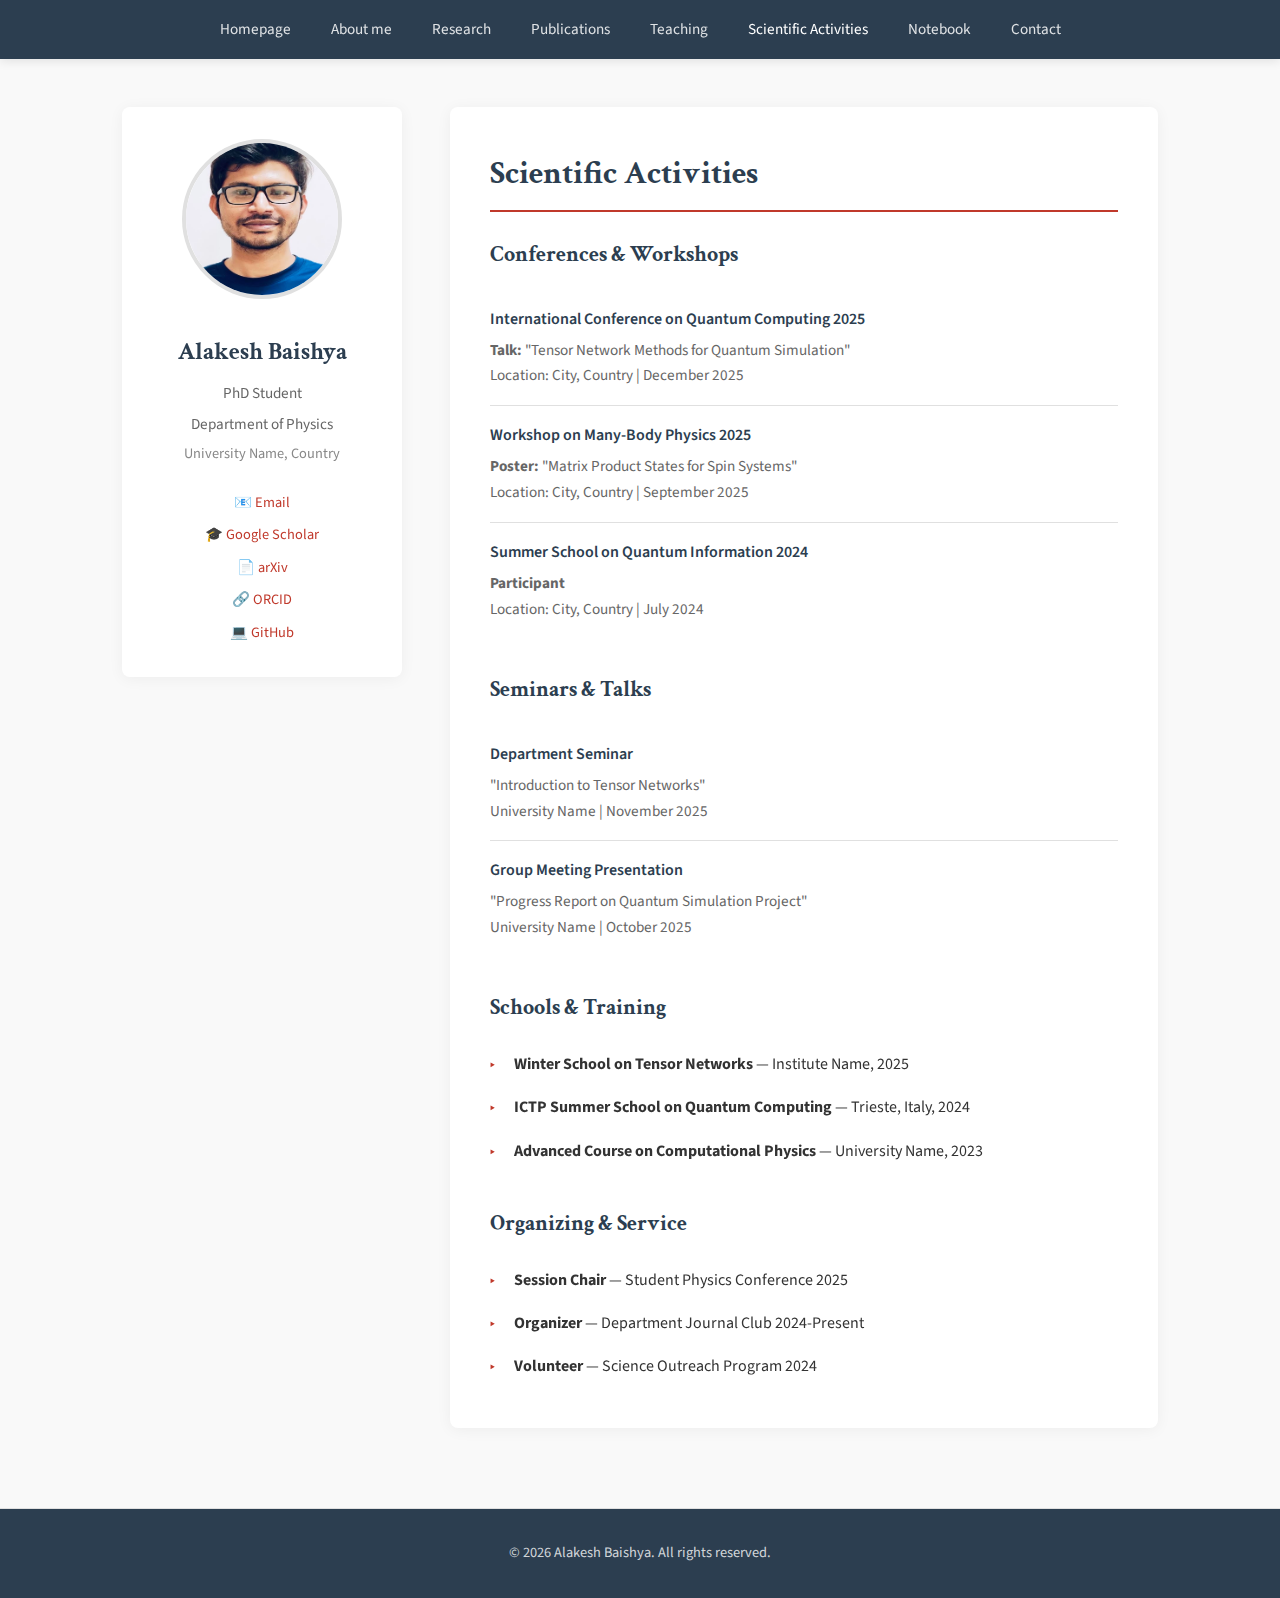
<file: homepage/activities.html>
<!DOCTYPE html>
<html lang="en">
<head>
    <meta charset="UTF-8">
    <meta name="viewport" content="width=device-width, initial-scale=1.0">
    <title>Scientific Activities | Alakesh Baishya</title>
    <link href="https://fonts.googleapis.com/css2?family=Crimson+Text:ital,wght@0,400;0,600;1,400&family=Source+Sans+Pro:wght@300;400;600&display=swap" rel="stylesheet">
    <link rel="stylesheet" href="css/style.css">
</head>
<body>
    <!-- Navigation -->
    <nav class="navbar">
        <div class="nav-container">
            <button class="menu-toggle" onclick="toggleMenu()">☰</button>
            <ul class="nav-links" id="navLinks">
                <li><a href="index.html">Homepage</a></li>
                <li><a href="aboutme.html">About me</a></li>
                <li><a href="research.html">Research</a></li>
                <li><a href="publications.html">Publications</a></li>
                <li><a href="teaching.html">Teaching</a></li>
                <li><a href="activities.html" class="active">Scientific Activities</a></li>
                <li><a href="notebook.html">Notebook</a></li>
                <li><a href="contact.html">Contact</a></li>
            </ul>
        </div>
    </nav>

    <!-- Main Content -->
    <div class="main-container">
        <!-- Sidebar -->
        <aside class="sidebar">
            <div class="profile-card">
                <img src="images/Alakesh_photo.JPG" alt="Alakesh Baishya" class="profile-photo">
                
                <h1 class="profile-name">Alakesh Baishya</h1>
                <p class="profile-title">PhD Student</p>
                <p class="profile-title">Department of Physics</p>
                <p class="profile-institution">University Name, Country</p>
                
                <div class="profile-links">
                    <a href="mailto:alakeshnit16@gmail.com">📧 Email</a>
                    <a href="https://scholar.google.com/citations?user=sL918nIAAAAJ&hl=en" target="_blank">🎓 Google Scholar</a>
                    <a href="#" target="_blank">📄 arXiv</a>
                    <a href="#" target="_blank">🔗 ORCID</a>
                    <a href="https://github.com/AlakeshBaishya" target="_blank">💻 GitHub</a>
                </div>
            </div>
        </aside>

        <!-- Content -->
        <main class="content">
            <h1 class="page-title">Scientific Activities</h1>

            <!-- Conferences Section -->
            <div class="section">
                <h2 class="section-title">Conferences & Workshops</h2>
                
                <div class="activity-item">
                    <div class="activity-title">International Conference on Quantum Computing 2025</div>
                    <div class="activity-details">
                        <strong>Talk:</strong> "Tensor Network Methods for Quantum Simulation"<br>
                        Location: City, Country | December 2025
                    </div>
                </div>

                <div class="activity-item">
                    <div class="activity-title">Workshop on Many-Body Physics 2025</div>
                    <div class="activity-details">
                        <strong>Poster:</strong> "Matrix Product States for Spin Systems"<br>
                        Location: City, Country | September 2025
                    </div>
                </div>

                <div class="activity-item">
                    <div class="activity-title">Summer School on Quantum Information 2024</div>
                    <div class="activity-details">
                        <strong>Participant</strong><br>
                        Location: City, Country | July 2024
                    </div>
                </div>
            </div>

            <!-- Seminars Section -->
            <div class="section">
                <h2 class="section-title">Seminars & Talks</h2>
                
                <div class="activity-item">
                    <div class="activity-title">Department Seminar</div>
                    <div class="activity-details">
                        "Introduction to Tensor Networks"<br>
                        University Name | November 2025
                    </div>
                </div>

                <div class="activity-item">
                    <div class="activity-title">Group Meeting Presentation</div>
                    <div class="activity-details">
                        "Progress Report on Quantum Simulation Project"<br>
                        University Name | October 2025
                    </div>
                </div>
            </div>

            <!-- Schools Attended Section -->
            <div class="section">
                <h2 class="section-title">Schools & Training</h2>
                <ul class="styled-list">
                    <li><strong>Winter School on Tensor Networks</strong> — Institute Name, 2025</li>
                    <li><strong>ICTP Summer School on Quantum Computing</strong> — Trieste, Italy, 2024</li>
                    <li><strong>Advanced Course on Computational Physics</strong> — University Name, 2023</li>
                </ul>
            </div>

            <!-- Organizing Section -->
            <div class="section">
                <h2 class="section-title">Organizing & Service</h2>
                <ul class="styled-list">
                    <li><strong>Session Chair</strong> — Student Physics Conference 2025</li>
                    <li><strong>Organizer</strong> — Department Journal Club 2024-Present</li>
                    <li><strong>Volunteer</strong> — Science Outreach Program 2024</li>
                </ul>
            </div>
        </main>
    </div>

    <!-- Footer -->
    <footer>
        © 2026 Alakesh Baishya. All rights reserved.
    </footer>

    <script>
        function toggleMenu() {
            document.getElementById('navLinks').classList.toggle('active');
        }
    </script>
</body>
</html>
</file>
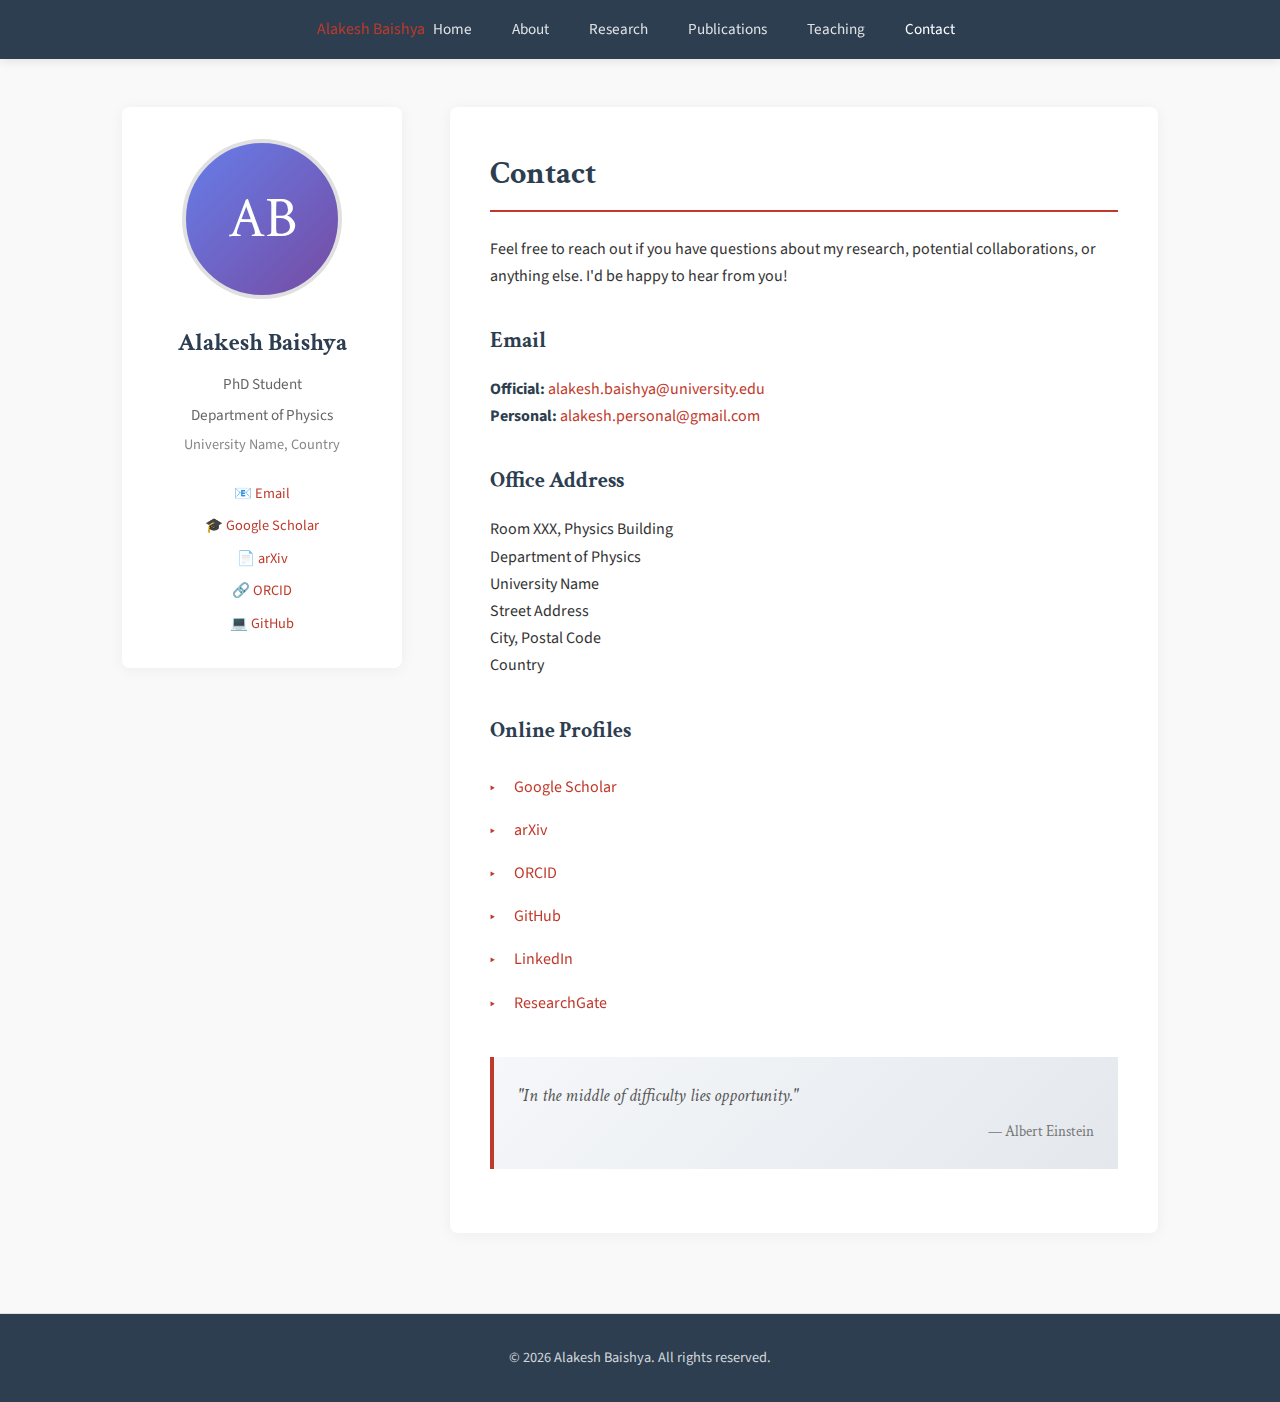
<file: homepage/contact.html>
<!DOCTYPE html>
<html lang="en">
<head>
    <meta charset="UTF-8">
    <meta name="viewport" content="width=device-width, initial-scale=1.0">
    <title>Contact | Alakesh Baishya</title>
    <link href="https://fonts.googleapis.com/css2?family=Crimson+Text:ital,wght@0,400;0,600;1,400&family=Source+Sans+Pro:wght@300;400;600&display=swap" rel="stylesheet">
    <link rel="stylesheet" href="css/style.css">
</head>
<body>
    <!-- Navigation -->
    <nav class="navbar">
        <div class="nav-container">
            <a href="index.html" class="nav-brand">Alakesh Baishya</a>
            <button class="menu-toggle" onclick="toggleMenu()">☰</button>
            <ul class="nav-links" id="navLinks">
                <li><a href="index.html">Home</a></li>
                <li><a href="aboutme.html">About</a></li>
                <li><a href="research.html">Research</a></li>
                <li><a href="publications.html">Publications</a></li>
                <li><a href="teaching.html">Teaching</a></li>
                <li><a href="contact.html" class="active">Contact</a></li>
            </ul>
        </div>
    </nav>

    <!-- Main Content -->
    <div class="main-container">
        <!-- Sidebar -->
        <aside class="sidebar">
            <div class="profile-card">
                <div class="profile-initials">AB</div>
                
                <h1 class="profile-name">Alakesh Baishya</h1>
                <p class="profile-title">PhD Student</p>
                <p class="profile-title">Department of Physics</p>
                <p class="profile-institution">University Name, Country</p>
                
                <div class="profile-links">
                    <a href="mailto:your.email@university.edu">📧 Email</a>
                    <a href="#" target="_blank">🎓 Google Scholar</a>
                    <a href="#" target="_blank">📄 arXiv</a>
                    <a href="#" target="_blank">🔗 ORCID</a>
                    <a href="https://github.com/AlakeshBaishya" target="_blank">💻 GitHub</a>
                </div>
            </div>
        </aside>

        <!-- Content -->
        <main class="content">
            <h1 class="page-title">Contact</h1>
            
            <div class="section">
                <p style="margin-bottom: 1.5rem;">
                    Feel free to reach out if you have questions about my research, 
                    potential collaborations, or anything else. I'd be happy to hear from you!
                </p>
            </div>

            <div class="section contact-info">
                <h2 class="section-title">Email</h2>
                <p>
                    <strong>Official:</strong> <a href="mailto:alakesh.baishya@university.edu">alakesh.baishya@university.edu</a><br>
                    <strong>Personal:</strong> <a href="mailto:alakesh.personal@gmail.com">alakesh.personal@gmail.com</a>
                </p>
            </div>

            <div class="section contact-info">
                <h2 class="section-title">Office Address</h2>
                <p>
                    Room XXX, Physics Building<br>
                    Department of Physics<br>
                    University Name<br>
                    Street Address<br>
                    City, Postal Code<br>
                    Country
                </p>
            </div>

            <div class="section">
                <h2 class="section-title">Online Profiles</h2>
                <ul class="styled-list">
                    <li><a href="#" target="_blank">Google Scholar</a></li>
                    <li><a href="#" target="_blank">arXiv</a></li>
                    <li><a href="#" target="_blank">ORCID</a></li>
                    <li><a href="https://github.com/AlakeshBaishya" target="_blank">GitHub</a></li>
                    <li><a href="#" target="_blank">LinkedIn</a></li>
                    <li><a href="#" target="_blank">ResearchGate</a></li>
                </ul>
            </div>

            <div class="quote-box" style="margin-top: 2rem;">
                "In the middle of difficulty lies opportunity."
                <div class="quote-author">— Albert Einstein</div>
            </div>
        </main>
    </div>

    <!-- Footer -->
    <footer>
        © 2026 Alakesh Baishya. All rights reserved.
    </footer>

    <script>
        function toggleMenu() {
            document.getElementById('navLinks').classList.toggle('active');
        }
    </script>
</body>
</html>
</file>
<file: homepage/css/style.css>
/* =====================
   CSS Variables
   ===================== */
:root {
    --primary-color: #2c3e50;
    --accent-color: #c0392b;
    --text-color: #333;
    --light-bg: #f9f9f9;
    --white: #ffffff;
    --border-color: #e0e0e0;
    --gray: #666;
    --light-gray: #888;
}

/* =====================
   Reset & Base
   ===================== */
* {
    margin: 0;
    padding: 0;
    box-sizing: border-box;
}

body {
    margin: 0;
    padding: 0;
    font-family: 'Source Sans Pro', sans-serif;
    color: var(--text-color);
    line-height: 1.7;
    background: var(--light-bg);
}

a {
    color: var(--accent-color);
    text-decoration: none;
    transition: color 0.3s;
}

a:hover {
    color: var(--primary-color);
}

/* =====================
   Hero Banner
   ===================== */
.hero {
    margin-top: 0;
    padding-top: 0;
    top: 0;
    position: relative;
    height: 900px;
    background-image: url('../images/jigi.jpg');
    background-size: 100% 100%;  /* Stretch to fill */
    background-repeat: no-repeat;
    background-position: center;
    display: flex;
    align-items: center;
    justify-content: center;
}

.hero-overlay {
    position: absolute;
    top: 0;
    left: 0;
    right: 0;
    bottom: 0;
    background: rgba(0, 0, 0, 0.4);
}

.hero-content {
    position: relative;
    z-index: 1;
    text-align: center;
    color: white;
    max-width: 800px;
    padding: 2rem;
}

.hero-title {
    margin-top: 0;
    font-family: 'Crimson Text', serif;
    font-size: 3rem;
    font-style: italic;
    margin-bottom: 1.5rem;
    text-shadow: 2px 2px 4px rgba(0,0,0,0.5);
}

.quote-overlay {
    background: rgba(0, 0, 0, 0.6);
    padding: 2rem;
    border-radius: 8px;
    margin: 0 auto;
    max-width: 700px;
}

.quote-text {
    font-family: 'Crimson Text', serif;
    font-style: italic;
    font-size: 1.1rem;
    line-height: 1.9;
    color: #f0f0f0;
}

.quote-author {
    margin-top: 1rem;
    font-size: 1rem;
    color: #ccc;
    text-align: right;
}

/* =====================
   Navigation
   ===================== */
.navbar {
    background: var(--primary-color);
    padding: 1rem 0;
    position: sticky;
    top: 0;
    z-index: 100;
    box-shadow: 0 2px 10px rgba(0,0,0,0.1);
}

.nav-container {
    max-width: 1200px;
    margin: 0 auto;
    padding: 0 2rem;
    display: flex;
    justify-content: center;
    align-items: center;
}

.nav-links {
    display: flex;
    gap: 1.5rem;
    list-style: none;
    flex-wrap: wrap;
    justify-content: center;
}

.nav-links a {
    color: rgba(255,255,255,0.85);
    text-decoration: none;
    font-size: 0.95rem;
    transition: color 0.3s;
    padding: 0.5rem;
}

.nav-links a:hover,
.nav-links a.active {
    color: white;
}

.menu-toggle {
    display: none;
    background: none;
    border: none;
    color: white;
    font-size: 1.5rem;
    cursor: pointer;
}

/* =====================
   Main Layout
   ===================== */
.main-container {
    max-width: 1100px;
    margin: 0 auto;
    padding: 3rem 2rem;
    display: grid;
    grid-template-columns: 280px 1fr;
    gap: 3rem;
}

/* =====================
   Sidebar
   ===================== */
.sidebar {
    position: sticky;
    top: 100px;
    height: fit-content;
}

.profile-card {
    background: var(--white);
    border-radius: 8px;
    padding: 2rem;
    text-align: center;
    box-shadow: 0 2px 15px rgba(0,0,0,0.05);
}

.profile-photo {
    width: 160px;
    height: 160px;
    border-radius: 50%;
    object-fit: cover;
    border: 4px solid var(--border-color);
    margin: 0 auto 1.5rem;
}

.profile-initials {
    width: 160px;
    height: 160px;
    border-radius: 50%;
    border: 4px solid var(--border-color);
    margin: 0 auto 1.5rem;
    background: linear-gradient(135deg, #667eea 0%, #764ba2 100%);
    display: flex;
    align-items: center;
    justify-content: center;
    color: white;
    font-size: 3.5rem;
    font-family: 'Crimson Text', serif;
}

.profile-name {
    font-family: 'Crimson Text', serif;
    font-size: 1.5rem;
    color: var(--primary-color);
    margin-bottom: 0.5rem;
}

.profile-title {
    color: var(--gray);
    font-size: 0.95rem;
    margin-bottom: 0.3rem;
}

.profile-institution {
    color: var(--light-gray);
    font-size: 0.9rem;
    margin-bottom: 1.5rem;
}

.profile-links {
    display: flex;
    flex-direction: column;
    gap: 0.5rem;
}

.profile-links a {
    font-size: 0.9rem;
}

/* =====================
   Content Area
   ===================== */
.content {
    background: var(--white);
    border-radius: 8px;
    padding: 2.5rem;
    box-shadow: 0 2px 15px rgba(0,0,0,0.05);
}

.page-title {
    font-family: 'Crimson Text', serif;
    font-size: 2rem;
    color: var(--primary-color);
    margin-bottom: 1.5rem;
    padding-bottom: 0.5rem;
    border-bottom: 2px solid var(--accent-color);
}

.section {
    margin-bottom: 2rem;
}

.section:last-child {
    margin-bottom: 0;
}

.section-title {
    font-family: 'Crimson Text', serif;
    font-size: 1.4rem;
    color: var(--primary-color);
    margin-bottom: 1rem;
}

/* =====================
   Quote Box
   ===================== */
.quote-box {
    background: linear-gradient(135deg, #f5f7fa 0%, #e4e8ec 100%);
    border-left: 4px solid var(--accent-color);
    padding: 1.5rem;
    margin: 1.5rem 0;
    font-family: 'Crimson Text', serif;
    font-style: italic;
    font-size: 1.1rem;
    color: #555;
}

.quote-box .quote-author {
    font-style: normal;
    font-size: 0.95rem;
    color: #777;
    margin-top: 0.5rem;
}

/* =====================
   Lists
   ===================== */
.styled-list {
    list-style: none;
}

.styled-list li {
    padding: 0.5rem 0;
    padding-left: 1.5rem;
    position: relative;
}

.styled-list li::before {
    content: "▸";
    color: var(--accent-color);
    position: absolute;
    left: 0;
}

/* =====================
   Publications
   ===================== */
.publication {
    padding: 1.2rem 0;
    border-bottom: 1px solid var(--border-color);
}

.publication:last-child {
    border-bottom: none;
}

.pub-title {
    font-weight: 600;
    color: var(--primary-color);
    margin-bottom: 0.3rem;
}

.pub-authors {
    font-size: 0.95rem;
    color: var(--gray);
    margin-bottom: 0.3rem;
}

.pub-venue {
    font-size: 0.9rem;
    color: var(--light-gray);
    font-style: italic;
}

.pub-links {
    margin-top: 0.5rem;
}

.pub-links a {
    font-size: 0.85rem;
    margin-right: 1rem;
}

.pub-links a:hover {
    text-decoration: underline;
}

/* =====================
   News Items
   ===================== */
.news-item {
    padding: 0.8rem 0;
    border-bottom: 1px solid var(--border-color);
    display: flex;
    gap: 1rem;
}

.news-item:last-child {
    border-bottom: none;
}

.news-date {
    color: var(--accent-color);
    font-weight: 600;
    font-size: 0.85rem;
    min-width: 90px;
}

/* =====================
   Contact Info
   ===================== */
.contact-info p {
    margin-bottom: 0.8rem;
}

.contact-info strong {
    color: var(--primary-color);
}

/* =====================
   Notebook Items
   ===================== */
.notebook-item {
    padding: 1.2rem 0;
    border-bottom: 1px solid var(--border-color);
}

.notebook-item:last-child {
    border-bottom: none;
}

.notebook-title {
    font-weight: 600;
    color: var(--primary-color);
    margin-bottom: 0.3rem;
}

.notebook-date {
    font-size: 0.85rem;
    color: var(--light-gray);
    margin-bottom: 0.5rem;
}

.notebook-desc {
    font-size: 0.95rem;
    color: var(--gray);
}

/* =====================
   Activities
   ===================== */
.activity-item {
    padding: 1rem 0;
    border-bottom: 1px solid var(--border-color);
}

.activity-item:last-child {
    border-bottom: none;
}

.activity-title {
    font-weight: 600;
    color: var(--primary-color);
}

.activity-details {
    font-size: 0.95rem;
    color: var(--gray);
    margin-top: 0.3rem;
}

/* =====================
   Footer
   ===================== */
footer {
    text-align: center;
    padding: 2rem;
    color: var(--light-gray);
    font-size: 0.9rem;
    border-top: 1px solid var(--border-color);
    margin-top: 2rem;
    background: var(--primary-color);
    color: rgba(255,255,255,0.8);
}

footer a {
    color: rgba(255,255,255,0.9);
}

/* =====================
   Responsive Design
   ===================== */
@media (max-width: 900px) {
    .hero {
        height: 400px;
    }

    .hero-title {
        font-size: 2rem;
    }

    .quote-text {
        font-size: 1rem;
    }

    .main-container {
        grid-template-columns: 1fr;
    }

    .sidebar {
        position: relative;
        top: 0;
    }

    .nav-links {
        display: none;
        position: absolute;
        top: 100%;
        left: 0;
        right: 0;
        background: var(--primary-color);
        flex-direction: column;
        padding: 1rem 2rem;
        gap: 1rem;
    }

    .nav-links.active {
        display: flex;
    }

    .menu-toggle {
        display: block;
    }

    .content {
        padding: 1.5rem;
    }
}
</file>
